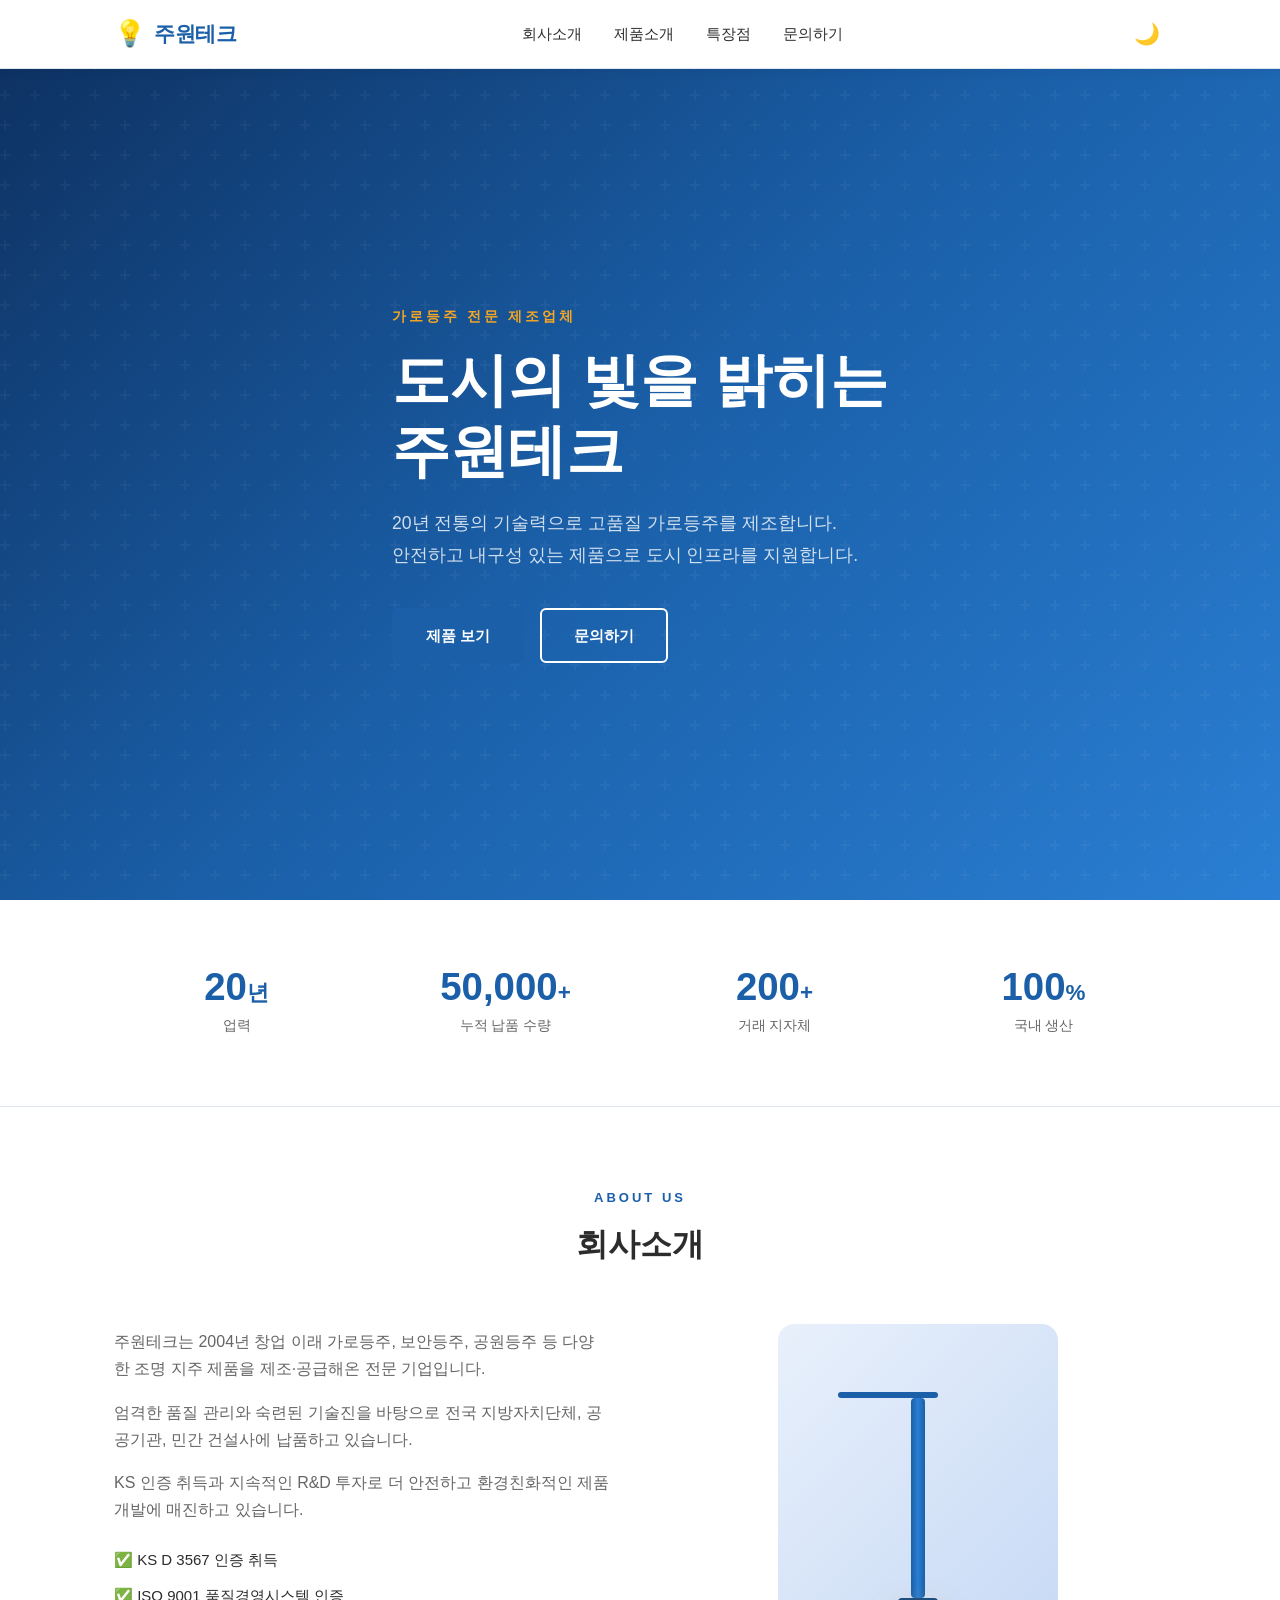
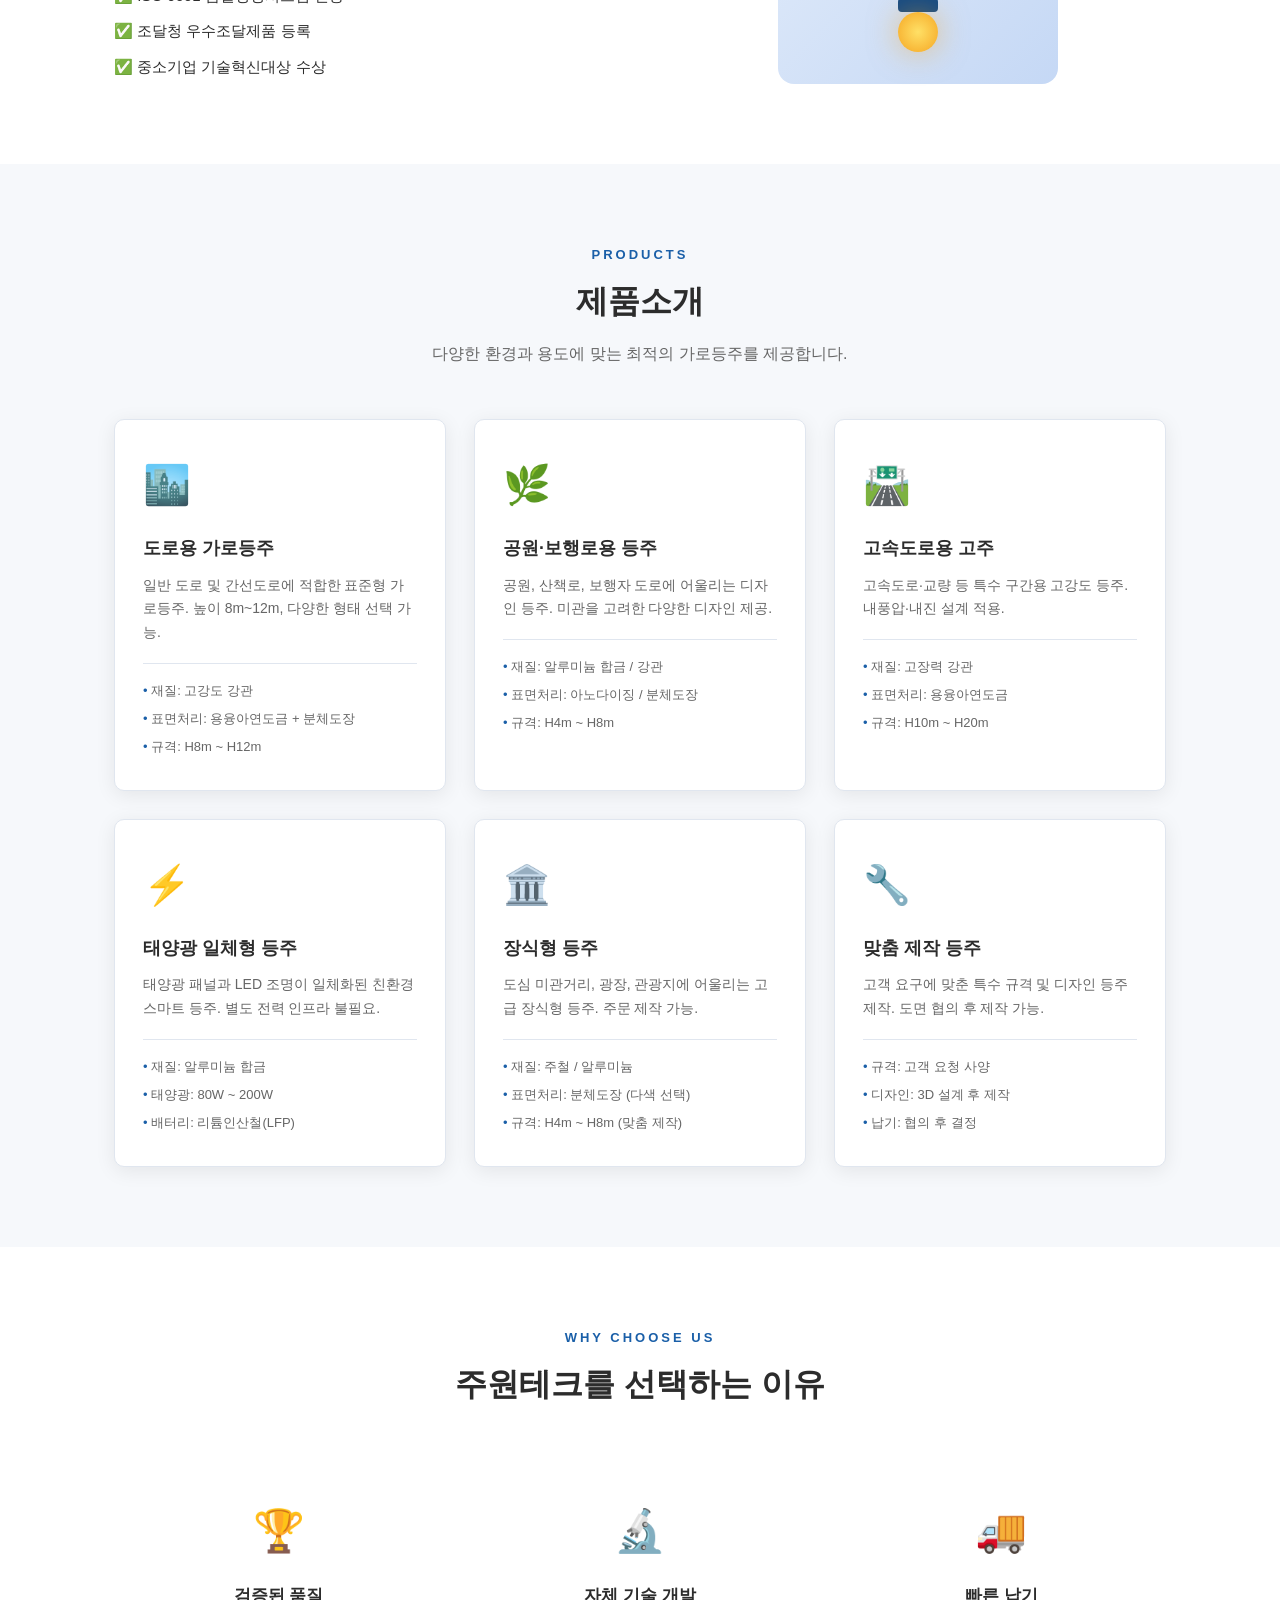
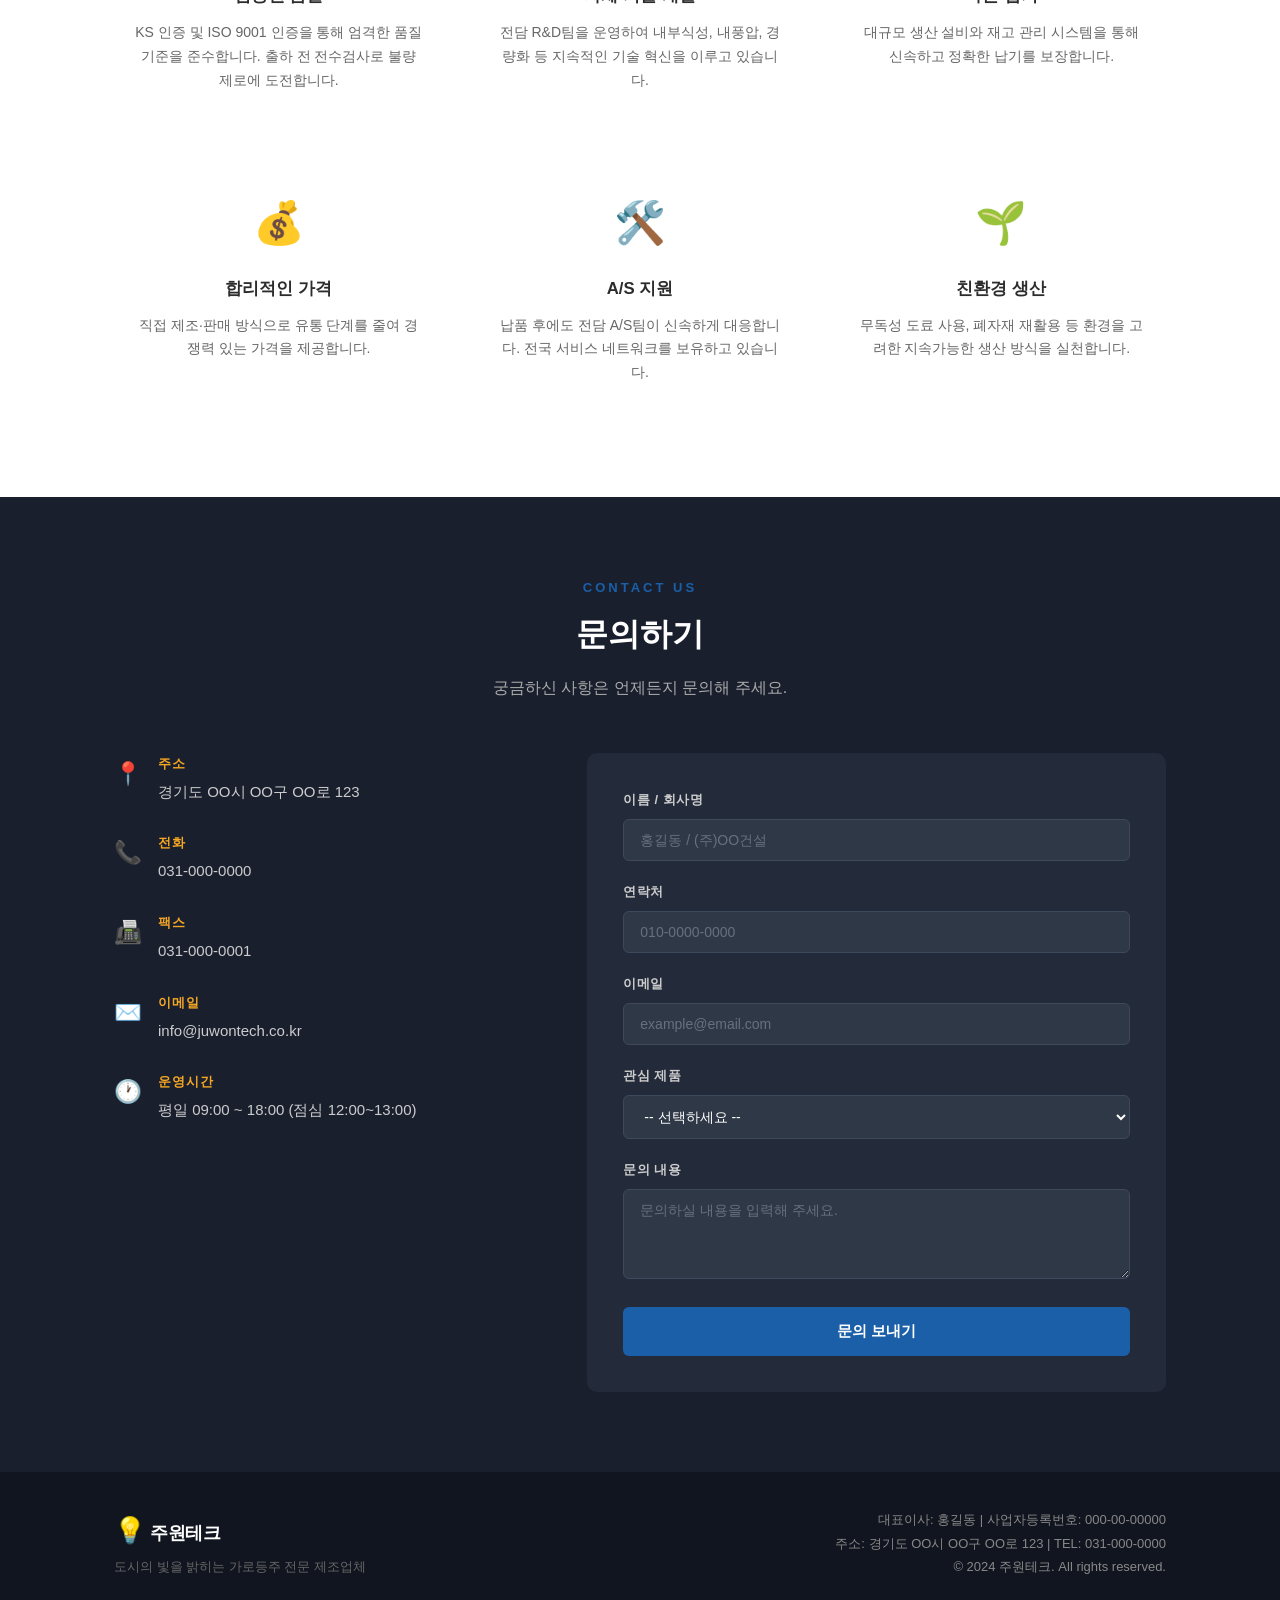
<file: index.html>
<!doctype html>
<html lang="ko">
<head>
  <meta charset="UTF-8" />
  <meta name="viewport" content="width=device-width, initial-scale=1.0" />
  <title>주원테크 - 가로등주 전문 제조업체</title>
  <link href='/style.css' rel='stylesheet'>
</head>
<body>

  <!-- 헤더 -->
  <header id="header">
    <div class="container header-inner">
      <div class="logo">
        <span class="logo-icon">💡</span>
        <span class="logo-text">주원테크</span>
      </div>
      <nav>
        <ul class="nav-list">
          <li><a href="#about">회사소개</a></li>
          <li><a href="#products">제품소개</a></li>
          <li><a href="#features">특장점</a></li>
          <li><a href="#contact">문의하기</a></li>
        </ul>
      </nav>
      <button class="dark-toggle" id="darkToggle" aria-label="다크모드 전환">🌙</button>
      <button class="hamburger" id="hamburger" aria-label="메뉴">&#9776;</button>
    </div>
    <nav class="mobile-nav" id="mobileNav">
      <ul>
        <li><a href="#about" onclick="closeMobileNav()">회사소개</a></li>
        <li><a href="#products" onclick="closeMobileNav()">제품소개</a></li>
        <li><a href="#features" onclick="closeMobileNav()">특장점</a></li>
        <li><a href="#contact" onclick="closeMobileNav()">문의하기</a></li>
      </ul>
    </nav>
  </header>

  <!-- 히어로 섹션 -->
  <section class="hero">
    <div class="hero-bg"></div>
    <div class="container hero-content">
      <p class="hero-sub">가로등주 전문 제조업체</p>
      <h1 class="hero-title">도시의 빛을 밝히는<br>주원테크</h1>
      <p class="hero-desc">20년 전통의 기술력으로 고품질 가로등주를 제조합니다.<br>안전하고 내구성 있는 제품으로 도시 인프라를 지원합니다.</p>
      <div class="hero-buttons">
        <a href="#products" class="btn btn-primary">제품 보기</a>
        <a href="#contact" class="btn btn-outline">문의하기</a>
      </div>
    </div>
  </section>

  <!-- 숫자로 보는 주원테크 -->
  <section class="stats">
    <div class="container stats-grid">
      <div class="stat-item">
        <div class="stat-number">20<span>년</span></div>
        <div class="stat-label">업력</div>
      </div>
      <div class="stat-item">
        <div class="stat-number">50,000<span>+</span></div>
        <div class="stat-label">누적 납품 수량</div>
      </div>
      <div class="stat-item">
        <div class="stat-number">200<span>+</span></div>
        <div class="stat-label">거래 지자체</div>
      </div>
      <div class="stat-item">
        <div class="stat-number">100<span>%</span></div>
        <div class="stat-label">국내 생산</div>
      </div>
    </div>
  </section>

  <!-- 회사소개 -->
  <section class="about section" id="about">
    <div class="container">
      <div class="section-header">
        <p class="section-sub">ABOUT US</p>
        <h2 class="section-title">회사소개</h2>
      </div>
      <div class="about-grid">
        <div class="about-text">
          <p>주원테크는 2004년 창업 이래 가로등주, 보안등주, 공원등주 등 다양한 조명 지주 제품을 제조·공급해온 전문 기업입니다.</p>
          <p>엄격한 품질 관리와 숙련된 기술진을 바탕으로 전국 지방자치단체, 공공기관, 민간 건설사에 납품하고 있습니다.</p>
          <p>KS 인증 취득과 지속적인 R&D 투자로 더 안전하고 환경친화적인 제품 개발에 매진하고 있습니다.</p>
          <ul class="about-list">
            <li>✅ KS D 3567 인증 취득</li>
            <li>✅ ISO 9001 품질경영시스템 인증</li>
            <li>✅ 조달청 우수조달제품 등록</li>
            <li>✅ 중소기업 기술혁신대상 수상</li>
          </ul>
        </div>
        <div class="about-image">
          <div class="image-placeholder">
            <div class="pole-illustration">
              <div class="pole-arm"></div>
              <div class="pole-body"></div>
              <div class="pole-base"></div>
              <div class="pole-light"></div>
            </div>
          </div>
        </div>
      </div>
    </div>
  </section>

  <!-- 제품소개 -->
  <section class="products section section-gray" id="products">
    <div class="container">
      <div class="section-header">
        <p class="section-sub">PRODUCTS</p>
        <h2 class="section-title">제품소개</h2>
        <p class="section-desc">다양한 환경과 용도에 맞는 최적의 가로등주를 제공합니다.</p>
      </div>
      <div class="products-grid">
        <div class="product-card">
          <div class="product-icon">🏙️</div>
          <h3>도로용 가로등주</h3>
          <p>일반 도로 및 간선도로에 적합한 표준형 가로등주. 높이 8m~12m, 다양한 형태 선택 가능.</p>
          <ul class="product-specs">
            <li>재질: 고강도 강관</li>
            <li>표면처리: 용융아연도금 + 분체도장</li>
            <li>규격: H8m ~ H12m</li>
          </ul>
        </div>
        <div class="product-card">
          <div class="product-icon">🌿</div>
          <h3>공원·보행로용 등주</h3>
          <p>공원, 산책로, 보행자 도로에 어울리는 디자인 등주. 미관을 고려한 다양한 디자인 제공.</p>
          <ul class="product-specs">
            <li>재질: 알루미늄 합금 / 강관</li>
            <li>표면처리: 아노다이징 / 분체도장</li>
            <li>규격: H4m ~ H8m</li>
          </ul>
        </div>
        <div class="product-card">
          <div class="product-icon">🛣️</div>
          <h3>고속도로용 고주</h3>
          <p>고속도로·교량 등 특수 구간용 고강도 등주. 내풍압·내진 설계 적용.</p>
          <ul class="product-specs">
            <li>재질: 고장력 강관</li>
            <li>표면처리: 용융아연도금</li>
            <li>규격: H10m ~ H20m</li>
          </ul>
        </div>
        <div class="product-card">
          <div class="product-icon">⚡</div>
          <h3>태양광 일체형 등주</h3>
          <p>태양광 패널과 LED 조명이 일체화된 친환경 스마트 등주. 별도 전력 인프라 불필요.</p>
          <ul class="product-specs">
            <li>재질: 알루미늄 합금</li>
            <li>태양광: 80W ~ 200W</li>
            <li>배터리: 리튬인산철(LFP)</li>
          </ul>
        </div>
        <div class="product-card">
          <div class="product-icon">🏛️</div>
          <h3>장식형 등주</h3>
          <p>도심 미관거리, 광장, 관광지에 어울리는 고급 장식형 등주. 주문 제작 가능.</p>
          <ul class="product-specs">
            <li>재질: 주철 / 알루미늄</li>
            <li>표면처리: 분체도장 (다색 선택)</li>
            <li>규격: H4m ~ H8m (맞춤 제작)</li>
          </ul>
        </div>
        <div class="product-card">
          <div class="product-icon">🔧</div>
          <h3>맞춤 제작 등주</h3>
          <p>고객 요구에 맞춘 특수 규격 및 디자인 등주 제작. 도면 협의 후 제작 가능.</p>
          <ul class="product-specs">
            <li>규격: 고객 요청 사양</li>
            <li>디자인: 3D 설계 후 제작</li>
            <li>납기: 협의 후 결정</li>
          </ul>
        </div>
      </div>
    </div>
  </section>

  <!-- 특장점 -->
  <section class="features section" id="features">
    <div class="container">
      <div class="section-header">
        <p class="section-sub">WHY CHOOSE US</p>
        <h2 class="section-title">주원테크를 선택하는 이유</h2>
      </div>
      <div class="features-grid">
        <div class="feature-item">
          <div class="feature-icon">🏆</div>
          <h3>검증된 품질</h3>
          <p>KS 인증 및 ISO 9001 인증을 통해 엄격한 품질 기준을 준수합니다. 출하 전 전수검사로 불량 제로에 도전합니다.</p>
        </div>
        <div class="feature-item">
          <div class="feature-icon">🔬</div>
          <h3>자체 기술 개발</h3>
          <p>전담 R&D팀을 운영하여 내부식성, 내풍압, 경량화 등 지속적인 기술 혁신을 이루고 있습니다.</p>
        </div>
        <div class="feature-item">
          <div class="feature-icon">🚚</div>
          <h3>빠른 납기</h3>
          <p>대규모 생산 설비와 재고 관리 시스템을 통해 신속하고 정확한 납기를 보장합니다.</p>
        </div>
        <div class="feature-item">
          <div class="feature-icon">💰</div>
          <h3>합리적인 가격</h3>
          <p>직접 제조·판매 방식으로 유통 단계를 줄여 경쟁력 있는 가격을 제공합니다.</p>
        </div>
        <div class="feature-item">
          <div class="feature-icon">🛠️</div>
          <h3>A/S 지원</h3>
          <p>납품 후에도 전담 A/S팀이 신속하게 대응합니다. 전국 서비스 네트워크를 보유하고 있습니다.</p>
        </div>
        <div class="feature-item">
          <div class="feature-icon">🌱</div>
          <h3>친환경 생산</h3>
          <p>무독성 도료 사용, 폐자재 재활용 등 환경을 고려한 지속가능한 생산 방식을 실천합니다.</p>
        </div>
      </div>
    </div>
  </section>

  <!-- 문의하기 -->
  <section class="contact section section-dark" id="contact">
    <div class="container">
      <div class="section-header">
        <p class="section-sub">CONTACT US</p>
        <h2 class="section-title" style="color:#fff;">문의하기</h2>
        <p class="section-desc" style="color:#aaa;">궁금하신 사항은 언제든지 문의해 주세요.</p>
      </div>
      <div class="contact-grid">
        <div class="contact-info">
          <div class="contact-item">
            <div class="contact-icon">📍</div>
            <div>
              <strong>주소</strong>
              <p>경기도 OO시 OO구 OO로 123</p>
            </div>
          </div>
          <div class="contact-item">
            <div class="contact-icon">📞</div>
            <div>
              <strong>전화</strong>
              <p>031-000-0000</p>
            </div>
          </div>
          <div class="contact-item">
            <div class="contact-icon">📠</div>
            <div>
              <strong>팩스</strong>
              <p>031-000-0001</p>
            </div>
          </div>
          <div class="contact-item">
            <div class="contact-icon">✉️</div>
            <div>
              <strong>이메일</strong>
              <p>info@juwontech.co.kr</p>
            </div>
          </div>
          <div class="contact-item">
            <div class="contact-icon">🕐</div>
            <div>
              <strong>운영시간</strong>
              <p>평일 09:00 ~ 18:00 (점심 12:00~13:00)</p>
            </div>
          </div>
        </div>
        <form class="contact-form" id="contactForm">
          <div class="form-group">
            <label for="name">이름 / 회사명</label>
            <input type="text" id="name" placeholder="홍길동 / (주)OO건설" required />
          </div>
          <div class="form-group">
            <label for="phone">연락처</label>
            <input type="tel" id="phone" placeholder="010-0000-0000" required />
          </div>
          <div class="form-group">
            <label for="email">이메일</label>
            <input type="email" id="email" placeholder="example@email.com" />
          </div>
          <div class="form-group">
            <label for="product">관심 제품</label>
            <select id="product">
              <option value="">-- 선택하세요 --</option>
              <option>도로용 가로등주</option>
              <option>공원·보행로용 등주</option>
              <option>고속도로용 고주</option>
              <option>태양광 일체형 등주</option>
              <option>장식형 등주</option>
              <option>맞춤 제작 등주</option>
              <option>기타</option>
            </select>
          </div>
          <div class="form-group">
            <label for="message">문의 내용</label>
            <textarea id="message" rows="4" placeholder="문의하실 내용을 입력해 주세요." required></textarea>
          </div>
          <button type="submit" class="btn btn-primary btn-full">문의 보내기</button>
        </form>
      </div>
    </div>
  </section>

  <!-- 푸터 -->
  <footer class="footer">
    <div class="container footer-inner">
      <div class="footer-brand">
        <span class="logo-icon">💡</span>
        <span class="logo-text">주원테크</span>
        <p>도시의 빛을 밝히는 가로등주 전문 제조업체</p>
      </div>
      <div class="footer-info">
        <p>대표이사: 홍길동 | 사업자등록번호: 000-00-00000</p>
        <p>주소: 경기도 OO시 OO구 OO로 123 | TEL: 031-000-0000</p>
        <p>© 2024 주원테크. All rights reserved.</p>
      </div>
    </div>
  </footer>

  <script defer type="text/javascript" src="/main.js"></script>
</body>
</html>
</file>
<file: style.css>
/* ===== 리셋 & 기본 ===== */
*, *::before, *::after { box-sizing: border-box; margin: 0; padding: 0; }

:root {
  --primary: #1a5fa8;
  --primary-dark: #134a85;
  --accent: #f5a623;
  --text: #2c2c2c;
  --text-light: #666;
  --bg-gray: #f6f8fb;
  --bg-dark: #1a1f2e;
  --white: #ffffff;
  --border: #e0e6ef;
  --radius: 10px;
  --shadow: 0 4px 20px rgba(0,0,0,0.08);
  --card-bg: #ffffff;
  --header-bg: #ffffff;
  --body-bg: #ffffff;
  --stats-bg: #ffffff;
  --feature-hover: #f6f8fb;
}

/* ===== 다크모드 ===== */
body.dark {
  --text: #e2e8f0;
  --text-light: #94a3b8;
  --bg-gray: #1e2535;
  --white: #1e2535;
  --border: #2d3748;
  --shadow: 0 4px 20px rgba(0,0,0,0.3);
  --card-bg: #1e2535;
  --header-bg: #141926;
  --body-bg: #141926;
  --stats-bg: #141926;
  --feature-hover: #252f42;
}

body.dark { background: var(--body-bg); color: var(--text); }
body.dark #header { background: var(--header-bg); border-color: var(--border); }
body.dark .mobile-nav { background: var(--header-bg); border-color: var(--border); }
body.dark .stats { background: var(--stats-bg); border-color: var(--border); }
body.dark .section-gray { background: var(--bg-gray); }
body.dark .section-title { color: var(--text); }
body.dark .product-card { background: var(--card-bg); border-color: var(--border); }
body.dark .product-card h3 { color: var(--text); }
body.dark .feature-item:hover { background: var(--feature-hover); }
body.dark .image-placeholder { background: linear-gradient(135deg, #1e3a5f, #1a3a6e); }
body.dark .footer { background: #0d1017; }
body.dark .footer-brand p { color: #555; }
body.dark .dark-toggle { color: var(--text); }

html { scroll-behavior: smooth; }

body {
  font-family: 'Apple SD Gothic Neo', 'Noto Sans KR', 'Malgun Gothic', sans-serif;
  color: var(--text);
  line-height: 1.7;
  font-size: 16px;
}

a { text-decoration: none; color: inherit; }
ul { list-style: none; }
img { max-width: 100%; }

.container {
  max-width: 1100px;
  margin: 0 auto;
  padding: 0 24px;
}

.section { padding: 80px 0; }
.section-gray { background: var(--bg-gray); }
.section-dark { background: var(--bg-dark); }

/* ===== 섹션 헤더 ===== */
.section-header {
  text-align: center;
  margin-bottom: 52px;
}
.section-sub {
  font-size: 13px;
  font-weight: 600;
  letter-spacing: 3px;
  color: var(--primary);
  margin-bottom: 8px;
}
.section-title {
  font-size: 2rem;
  font-weight: 700;
  color: var(--text);
}
.section-desc {
  margin-top: 12px;
  color: var(--text-light);
  font-size: 1rem;
}

/* ===== 버튼 ===== */
.btn {
  display: inline-block;
  padding: 13px 32px;
  border-radius: 6px;
  font-size: 15px;
  font-weight: 600;
  cursor: pointer;
  transition: all 0.2s;
  border: 2px solid transparent;
}
.btn-primary {
  background: var(--primary);
  color: var(--white);
}
.btn-primary:hover { background: var(--primary-dark); }
.btn-outline {
  border-color: var(--white);
  color: var(--white);
  background: transparent;
}
.btn-outline:hover { background: var(--white); color: var(--primary); }
.btn-full { width: 100%; text-align: center; }

/* ===== 헤더 ===== */
#header {
  position: fixed;
  top: 0; left: 0; right: 0;
  background: var(--white);
  border-bottom: 1px solid var(--border);
  z-index: 1000;
  box-shadow: 0 2px 12px rgba(0,0,0,0.06);
}
.header-inner {
  display: flex;
  align-items: center;
  justify-content: space-between;
  height: 68px;
}
.logo {
  display: flex;
  align-items: center;
  gap: 8px;
}
.logo-icon { font-size: 1.6rem; }
.logo-text {
  font-size: 1.3rem;
  font-weight: 800;
  color: var(--primary);
  letter-spacing: -0.5px;
}
.nav-list {
  display: flex;
  gap: 32px;
}
.nav-list a {
  font-size: 15px;
  font-weight: 500;
  color: var(--text);
  transition: color 0.2s;
  position: relative;
}
.nav-list a::after {
  content: '';
  position: absolute;
  bottom: -3px; left: 0;
  width: 0; height: 2px;
  background: var(--primary);
  transition: width 0.2s;
}
.nav-list a:hover { color: var(--primary); }
.nav-list a:hover::after { width: 100%; }

.dark-toggle {
  background: none;
  border: none;
  font-size: 1.3rem;
  cursor: pointer;
  padding: 6px;
  border-radius: 50%;
  transition: background 0.2s;
  line-height: 1;
}
.dark-toggle:hover { background: var(--bg-gray); }

.hamburger {
  display: none;
  background: none;
  border: none;
  font-size: 1.5rem;
  cursor: pointer;
  color: var(--text);
}

.mobile-nav {
  display: none;
  background: var(--white);
  border-top: 1px solid var(--border);
}
.mobile-nav ul { padding: 12px 24px; }
.mobile-nav li { border-bottom: 1px solid var(--border); }
.mobile-nav a {
  display: block;
  padding: 14px 0;
  font-size: 15px;
  font-weight: 500;
}
.mobile-nav.open { display: block; }

/* ===== 히어로 ===== */
.hero {
  position: relative;
  min-height: 100vh;
  display: flex;
  align-items: center;
  overflow: hidden;
}
.hero-bg {
  position: absolute;
  inset: 0;
  background: linear-gradient(135deg, #0d2f5e 0%, #1a5fa8 50%, #2a7fd4 100%);
  z-index: 0;
}
.hero-bg::before {
  content: '';
  position: absolute;
  inset: 0;
  background: url("data:image/svg+xml,%3Csvg width='60' height='60' viewBox='0 0 60 60' xmlns='http://www.w3.org/2000/svg'%3E%3Cg fill='none' fill-rule='evenodd'%3E%3Cg fill='%23ffffff' fill-opacity='0.04'%3E%3Cpath d='M36 34v-4h-2v4h-4v2h4v4h2v-4h4v-2h-4zm0-30V0h-2v4h-4v2h4v4h2V6h4V4h-4zM6 34v-4H4v4H0v2h4v4h2v-4h4v-2H6zM6 4V0H4v4H0v2h4v4h2V6h4V4H6z'/%3E%3C/g%3E%3C/g%3E%3C/svg%3E");
}
.hero-content {
  position: relative;
  z-index: 1;
  padding-top: 68px;
}
.hero-sub {
  font-size: 14px;
  font-weight: 600;
  letter-spacing: 3px;
  color: var(--accent);
  margin-bottom: 16px;
}
.hero-title {
  font-size: clamp(2.2rem, 5vw, 3.6rem);
  font-weight: 800;
  color: var(--white);
  line-height: 1.25;
  margin-bottom: 20px;
}
.hero-desc {
  font-size: 1.1rem;
  color: rgba(255,255,255,0.8);
  margin-bottom: 36px;
  line-height: 1.8;
}
.hero-buttons {
  display: flex;
  gap: 16px;
  flex-wrap: wrap;
}

/* ===== 통계 ===== */
.stats {
  background: var(--white);
  padding: 48px 0;
  border-bottom: 1px solid var(--border);
}
.stats-grid {
  display: grid;
  grid-template-columns: repeat(4, 1fr);
  gap: 24px;
  text-align: center;
}
.stat-item { padding: 20px; }
.stat-number {
  font-size: 2.4rem;
  font-weight: 800;
  color: var(--primary);
  line-height: 1;
  margin-bottom: 8px;
}
.stat-number span { font-size: 1.4rem; }
.stat-label { font-size: 14px; color: var(--text-light); font-weight: 500; }

/* ===== 회사소개 ===== */
.about-grid {
  display: grid;
  grid-template-columns: 1fr 1fr;
  gap: 60px;
  align-items: center;
}
.about-text p {
  color: var(--text-light);
  margin-bottom: 16px;
  font-size: 1rem;
}
.about-list {
  margin-top: 24px;
  display: flex;
  flex-direction: column;
  gap: 10px;
}
.about-list li { font-weight: 500; font-size: 15px; }

.about-image { display: flex; justify-content: center; align-items: center; }
.image-placeholder {
  width: 280px;
  height: 360px;
  background: linear-gradient(135deg, #e8f0fb, #c5d8f5);
  border-radius: 16px;
  display: flex;
  align-items: flex-end;
  justify-content: center;
  padding-bottom: 24px;
}
.pole-illustration { position: relative; display: flex; flex-direction: column; align-items: center; }
.pole-light {
  width: 40px; height: 40px;
  background: radial-gradient(circle, #ffe066, #f5a623);
  border-radius: 50%;
  box-shadow: 0 0 30px #f5a62380;
  margin-bottom: 8px;
}
.pole-arm {
  width: 100px; height: 6px;
  background: #1a5fa8;
  border-radius: 3px;
  margin-left: -60px;
  margin-bottom: 0;
}
.pole-body {
  width: 14px; height: 200px;
  background: linear-gradient(to right, #1a5fa8, #2a7fd4, #1a5fa8);
  border-radius: 4px;
}
.pole-base {
  width: 40px; height: 14px;
  background: #134a85;
  border-radius: 4px;
}

/* ===== 제품 ===== */
.products-grid {
  display: grid;
  grid-template-columns: repeat(3, 1fr);
  gap: 28px;
}
.product-card {
  background: var(--white);
  border-radius: var(--radius);
  padding: 32px 28px;
  box-shadow: var(--shadow);
  transition: transform 0.2s, box-shadow 0.2s;
  border: 1px solid var(--border);
}
.product-card:hover {
  transform: translateY(-4px);
  box-shadow: 0 12px 36px rgba(26,95,168,0.12);
}
.product-icon { font-size: 2.4rem; margin-bottom: 16px; }
.product-card h3 {
  font-size: 1.1rem;
  font-weight: 700;
  margin-bottom: 10px;
  color: var(--text);
}
.product-card > p {
  font-size: 14px;
  color: var(--text-light);
  margin-bottom: 18px;
}
.product-specs {
  border-top: 1px solid var(--border);
  padding-top: 16px;
  display: flex;
  flex-direction: column;
  gap: 6px;
}
.product-specs li { font-size: 13px; color: var(--text-light); }
.product-specs li::before { content: '• '; color: var(--primary); }

/* ===== 특장점 ===== */
.features-grid {
  display: grid;
  grid-template-columns: repeat(3, 1fr);
  gap: 32px;
}
.feature-item {
  text-align: center;
  padding: 32px 20px;
  border-radius: var(--radius);
  transition: background 0.2s;
}
.feature-item:hover { background: var(--bg-gray); }
.feature-icon { font-size: 2.6rem; margin-bottom: 16px; }
.feature-item h3 { font-size: 1.05rem; font-weight: 700; margin-bottom: 10px; }
.feature-item p { font-size: 14px; color: var(--text-light); }

/* ===== 문의 ===== */
.contact-grid {
  display: grid;
  grid-template-columns: 1fr 1.4fr;
  gap: 60px;
}
.contact-info {
  display: flex;
  flex-direction: column;
  gap: 28px;
}
.contact-item {
  display: flex;
  gap: 16px;
  align-items: flex-start;
}
.contact-icon { font-size: 1.4rem; flex-shrink: 0; margin-top: 2px; }
.contact-item strong {
  display: block;
  font-size: 13px;
  color: var(--accent);
  margin-bottom: 4px;
  letter-spacing: 1px;
  text-transform: uppercase;
  font-weight: 600;
}
.contact-item p { color: #ccc; font-size: 15px; }

.contact-form {
  background: #232a3a;
  border-radius: var(--radius);
  padding: 36px;
}
.form-group { margin-bottom: 20px; }
.form-group label {
  display: block;
  font-size: 13px;
  font-weight: 600;
  color: #ccc;
  margin-bottom: 8px;
  letter-spacing: 0.5px;
}
.form-group input,
.form-group select,
.form-group textarea {
  width: 100%;
  padding: 12px 16px;
  background: #2f3847;
  border: 1px solid #3d4a5e;
  border-radius: 6px;
  color: var(--white);
  font-size: 14px;
  font-family: inherit;
  transition: border-color 0.2s;
}
.form-group input::placeholder,
.form-group textarea::placeholder { color: #677080; }
.form-group input:focus,
.form-group select:focus,
.form-group textarea:focus {
  outline: none;
  border-color: var(--primary);
}
.form-group select option { background: #232a3a; }

/* ===== 푸터 ===== */
.footer {
  background: #11151f;
  padding: 36px 0;
  color: #888;
}
.footer-inner {
  display: flex;
  justify-content: space-between;
  align-items: center;
  flex-wrap: wrap;
  gap: 20px;
}
.footer-brand .logo-text { color: var(--white); font-size: 1.1rem; }
.footer-brand p { color: #666; font-size: 13px; margin-top: 4px; }
.footer-info { text-align: right; font-size: 13px; line-height: 1.8; }

/* ===== 반응형 ===== */
@media (max-width: 900px) {
  .stats-grid { grid-template-columns: repeat(2, 1fr); }
  .products-grid { grid-template-columns: repeat(2, 1fr); }
  .features-grid { grid-template-columns: repeat(2, 1fr); }
  .about-grid { grid-template-columns: 1fr; }
  .about-image { order: -1; }
  .contact-grid { grid-template-columns: 1fr; }
  .footer-inner { flex-direction: column; align-items: flex-start; }
  .footer-info { text-align: left; }
}

@media (max-width: 600px) {
  .nav-list { display: none; }
  .hamburger { display: block; }
  .products-grid { grid-template-columns: 1fr; }
  .features-grid { grid-template-columns: 1fr; }
  .stats-grid { grid-template-columns: repeat(2, 1fr); }
  .hero-buttons { flex-direction: column; }
  .btn { text-align: center; }
  .section { padding: 56px 0; }
  .contact-form { padding: 24px; }
}
</file>
